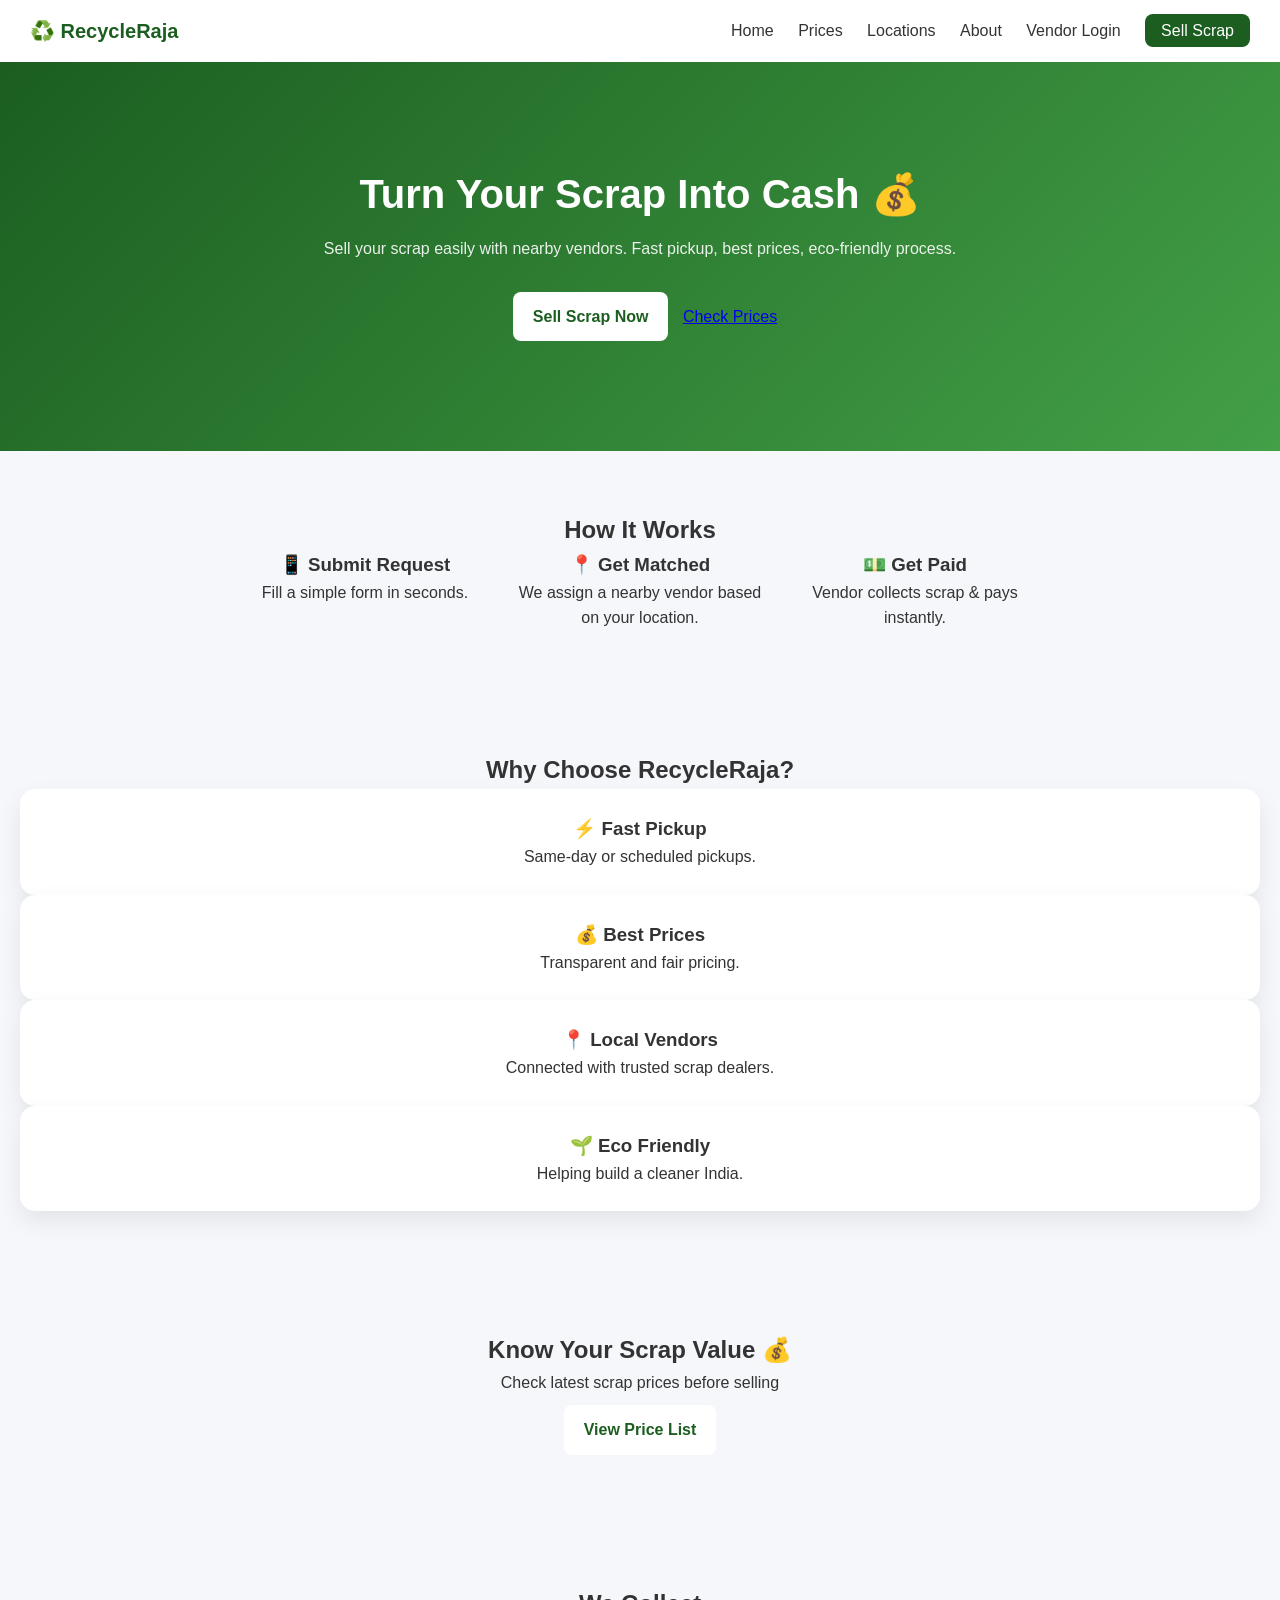
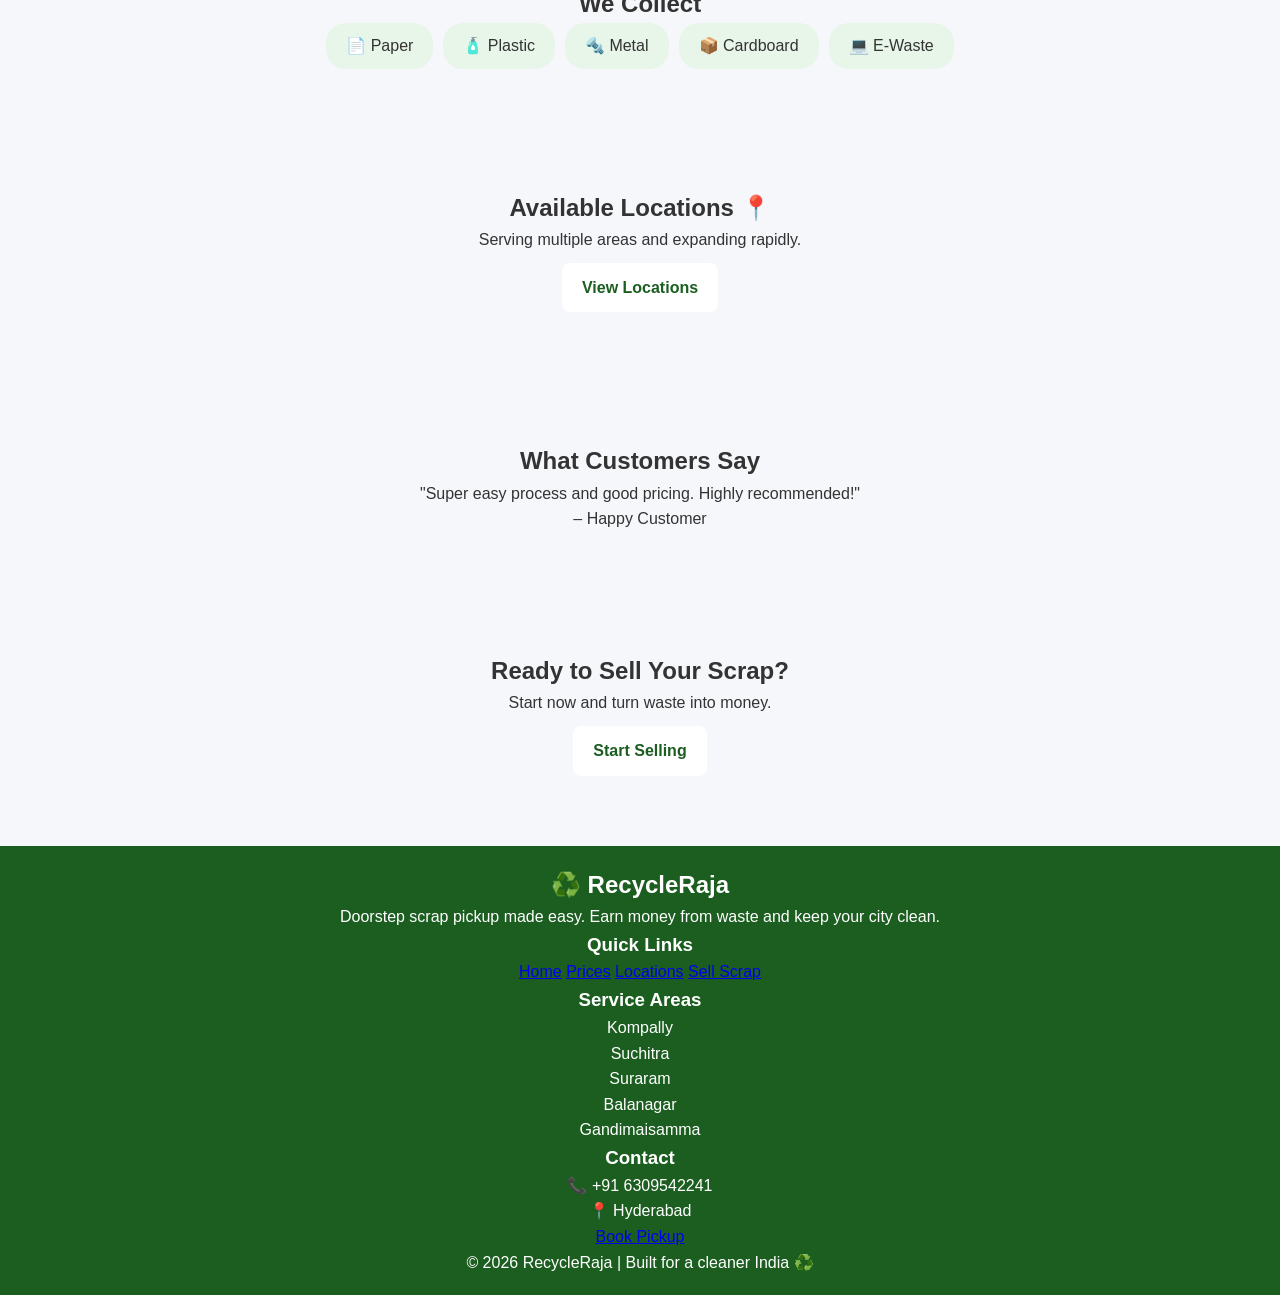
<file: index.html>
<!DOCTYPE html>
<html lang="en">
<head>
  <meta charset="UTF-8">
  <title>RecycleRaja - Sell Scrap Easily</title>
  <meta name="viewport" content="width=device-width, initial-scale=1.0">

  <!-- 🎨 CSS -->
  <link rel="stylesheet" href="style.css">

  <!-- 📱 PWA -->
  <link rel="manifest" href="manifest.json">
  <meta name="theme-color" content="#2e7d32">
</head>
<body>

<!-- 🔥 NAVBAR -->
<header class="navbar">
<h1 class="logo">♻️ RecycleRaja</h1>
  <nav>
    <a href="index.html">Home</a>
    <a href="pricing.html">Prices</a>
    <a href="locations.html">Locations</a>
    <a href="about.html">About</a>
    <a href="vendor-login.html">Vendor Login</a>
    <a href="sell.html" class="btn">Sell Scrap</a>
  </nav>
</header>

<!-- 🚀 HERO -->
<section class="hero">
  <div class="hero-content">
    <h1>Turn Your Scrap Into Cash 💰</h1>
    <p>Sell your scrap easily with nearby vendors. Fast pickup, best prices, eco-friendly process.</p>

    <div class="hero-buttons">
      <a href="sell.html" class="cta-btn">Sell Scrap Now</a>
      <a href="pricing.html" class="secondary-btn">Check Prices</a>
    </div>
  </div>
</section>

<!-- ⚙️ HOW IT WORKS -->
<section class="how">
  <h2>How It Works</h2>
  <div class="steps">
    <div class="step">
      <h3>📱 Submit Request</h3>
      <p>Fill a simple form in seconds.</p>
    </div>
    <div class="step">
      <h3>📍 Get Matched</h3>
      <p>We assign a nearby vendor based on your location.</p>
    </div>
    <div class="step">
      <h3>💵 Get Paid</h3>
      <p>Vendor collects scrap & pays instantly.</p>
    </div>
  </div>
</section>

<!-- 💎 BENEFITS -->
<section class="benefits">
  <h2>Why Choose RecycleRaja?</h2>
  <div class="benefit-grid">
    <div class="card">
      <h3>⚡ Fast Pickup</h3>
      <p>Same-day or scheduled pickups.</p>
    </div>
    <div class="card">
      <h3>💰 Best Prices</h3>
      <p>Transparent and fair pricing.</p>
    </div>
    <div class="card">
      <h3>📍 Local Vendors</h3>
      <p>Connected with trusted scrap dealers.</p>
    </div>
    <div class="card">
      <h3>🌱 Eco Friendly</h3>
      <p>Helping build a cleaner India.</p>
    </div>
  </div>
</section>

<!-- 💰 PRICE CTA -->
<section class="price-highlight">
  <h2>Know Your Scrap Value 💰</h2>
  <p>Check latest scrap prices before selling</p>
  <a href="pricing.html" class="cta-btn">View Price List</a>
</section>

<!-- ♻️ SCRAP TYPES -->
<section class="categories">
  <h2>We Collect</h2>
  <div class="items">
    <div class="item">📄 Paper</div>
    <div class="item">🧴 Plastic</div>
    <div class="item">🔩 Metal</div>
    <div class="item">📦 Cardboard</div>
    <div class="item">💻 E-Waste</div>
  </div>
</section>

<!-- 📍 LOCATIONS -->
<section class="locations-preview">
  <h2>Available Locations 📍</h2>
  <p>Serving multiple areas and expanding rapidly.</p>
  <a href="locations.html" class="cta-btn">View Locations</a>
</section>

<!-- 📢 TESTIMONIAL -->
<section class="testimonial">
  <h2>What Customers Say</h2>
  <p class="quote">"Super easy process and good pricing. Highly recommended!"</p>
  <p class="user">– Happy Customer</p>
</section>

<!-- 📞 FINAL CTA -->
<section class="cta">
  <h2>Ready to Sell Your Scrap?</h2>
  <p>Start now and turn waste into money.</p>
  <a href="sell.html" class="cta-btn big">Start Selling</a>
</section>

<!-- 🔻 FOOTER -->
<footer class="footer">

  <div class="footer-container">

    <!-- BRAND -->
    <div class="footer-section">
      <h2>♻️ RecycleRaja</h2>
      <p>Doorstep scrap pickup made easy.  
      Earn money from waste and keep your city clean.</p>
    </div>

    <!-- LINKS -->
    <div class="footer-section">
      <h3>Quick Links</h3>
      <a href="index.html">Home</a>
      <a href="pricing.html">Prices</a>
      <a href="locations.html">Locations</a>
      <a href="sell.html">Sell Scrap</a>
    </div>

    <!-- AREAS -->
    <div class="footer-section">
      <h3>Service Areas</h3>
      <p>Kompally</p>
      <p>Suchitra</p>
      <p>Suraram</p>
      <p>Balanagar</p>
      <p>Gandimaisamma</p>
    </div>

    <!-- CONTACT -->
    <div class="footer-section">
      <h3>Contact</h3>
      <p>📞 +91 6309542241</p>
      <p>📍 Hyderabad</p>
      <a href="sell.html" class="footer-btn">Book Pickup</a>
    </div>

  </div>

  <div class="footer-bottom">
    <p>© 2026 RecycleRaja | Built for a cleaner India ♻️</p>
  </div>

</footer>

</body>
</html>
</file>
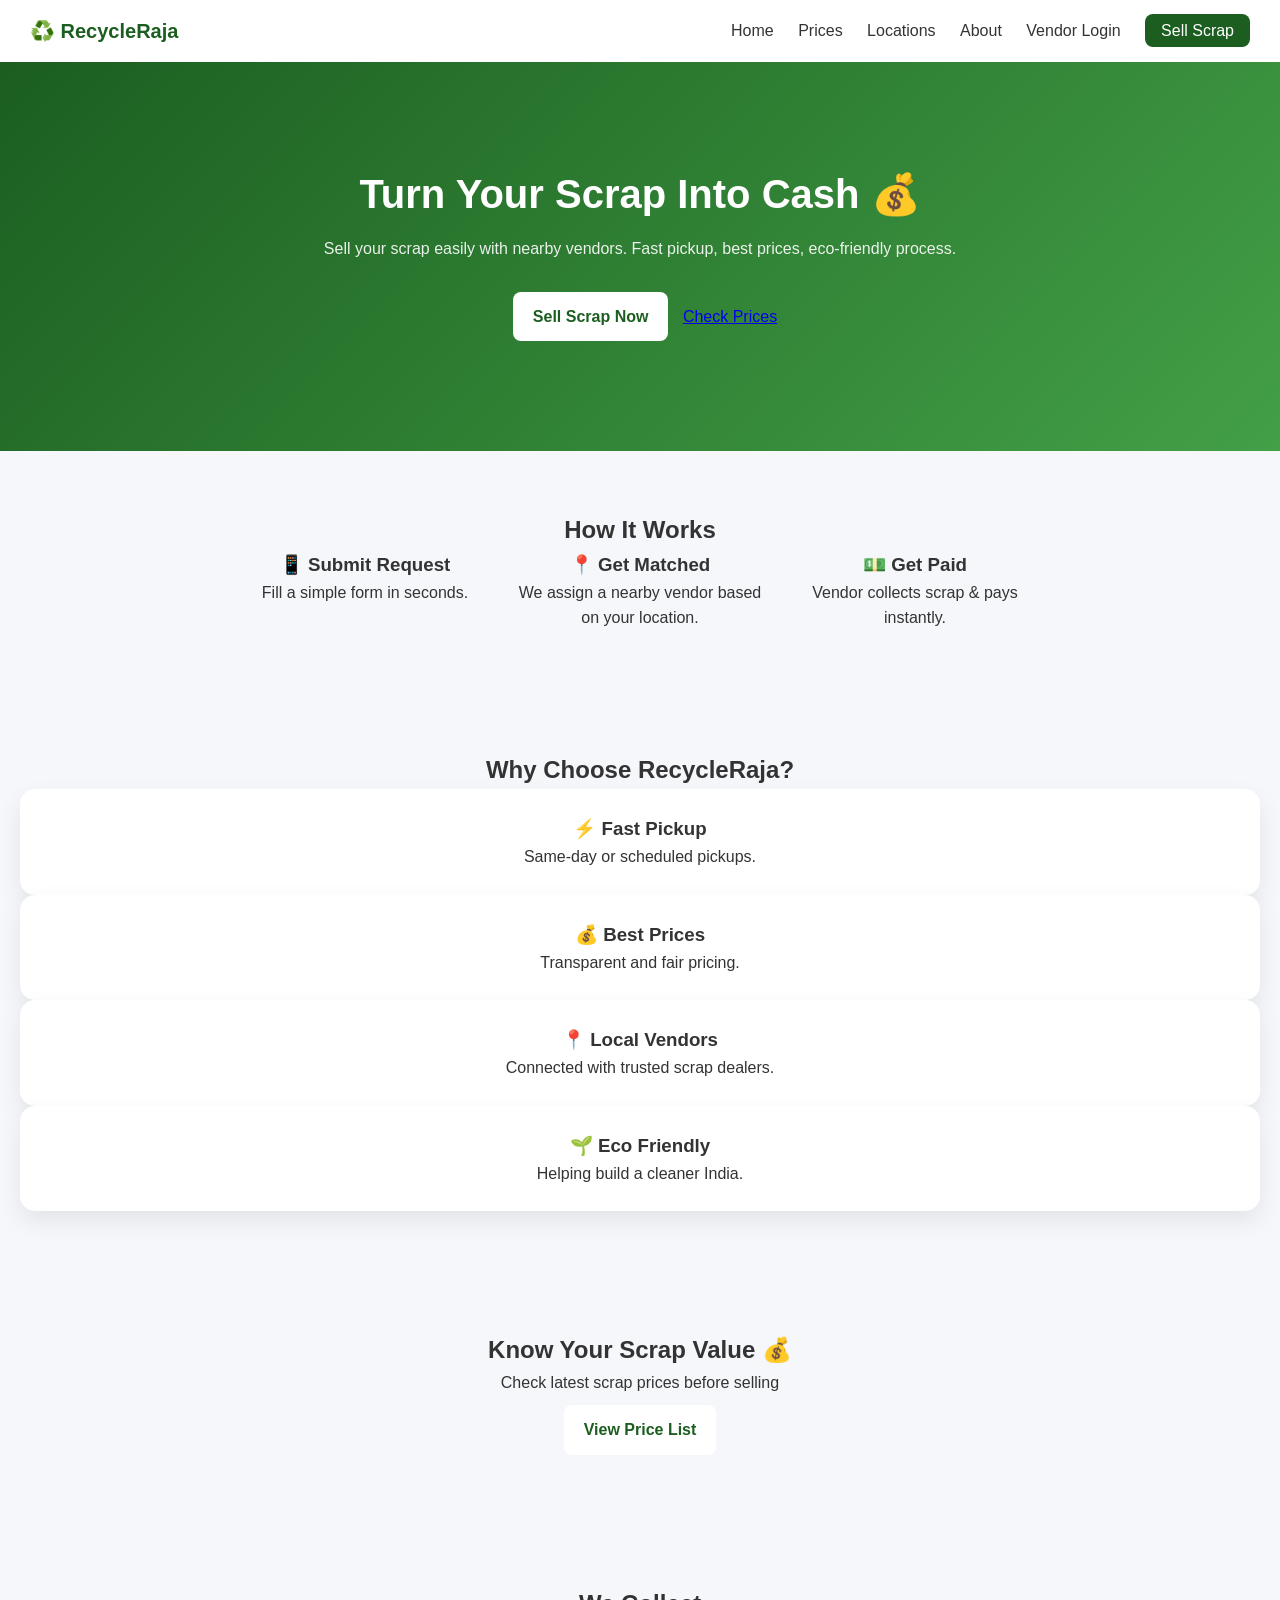
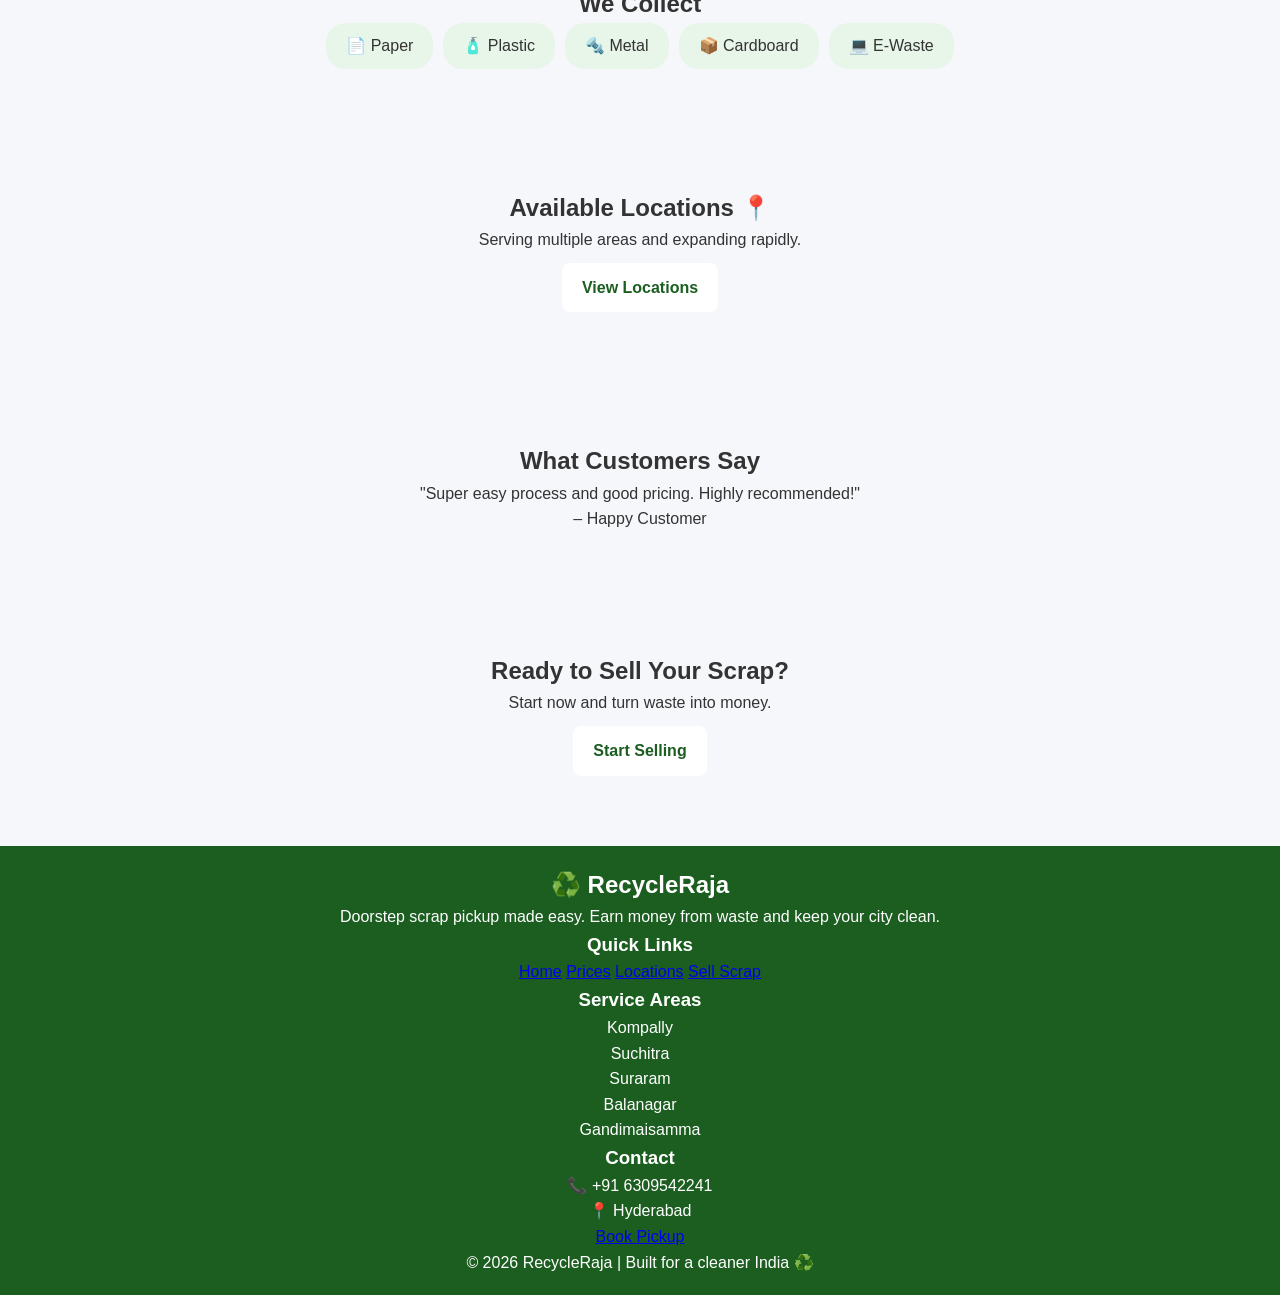
<file: admin.html>
<!DOCTYPE html>
<html>
<head>
  <title>Admin Panel - RecycleRaja</title>
  <meta name="viewport" content="width=device-width, initial-scale=1.0">
  <link rel="stylesheet" href="style.css">

  <!-- 🔐 PASSWORD PROTECTION -->
  <script>
  const ADMIN_PASSWORD = "Recycle@123";

  let userPass = prompt("Enter Admin Password");

  if (!userPass || userPass !== ADMIN_PASSWORD) {
    alert("Access Denied ❌");
    window.location.href = "index.html";
  }
</script>

</head>
<body>

<h1 style="text-align:center;">Admin Panel 🔐</h1>

<!-- 📊 STATS -->
<section style="text-align:center; margin:20px;">
  <h2>Total Vendors: <span id="totalVendors">0</span></h2>
</section>

<!-- ➕ ADD VENDOR -->
<section class="form-section">
  <div class="form-box">
    <h2>Add Vendor</h2>

    <form id="adminForm">
      <input type="text" id="name" placeholder="Vendor Name" required>
      <input type="text" id="phone" placeholder="Phone" required>
      <input type="text" id="area" placeholder="Area" required>
      <input type="text" id="pincode" placeholder="Pincode" required>
      <input type="text" id="vid" placeholder="Vendor ID" required>
      <input type="password" id="passField" placeholder="Password" required>

      <button type="submit" class="cta-btn">Add Vendor</button>
    </form>
  </div>
</section>

<!-- 📋 VENDOR LIST -->
<section class="form-section">
  <div class="form-box">
    <h2>All Vendors</h2>
    <div id="vendorList"></div>
  </div>
</section>

<!-- 📦 ORDERS LIST -->
<section class="form-section">
  <div class="form-box">
    <h2>All Orders 📦</h2>
    <div id="ordersContainer"></div>
  </div>
</section>

<!-- ✅ IMPORTANT FIX -->
<script type="module" src="admin.js"></script>

</body>
</html>
</file>
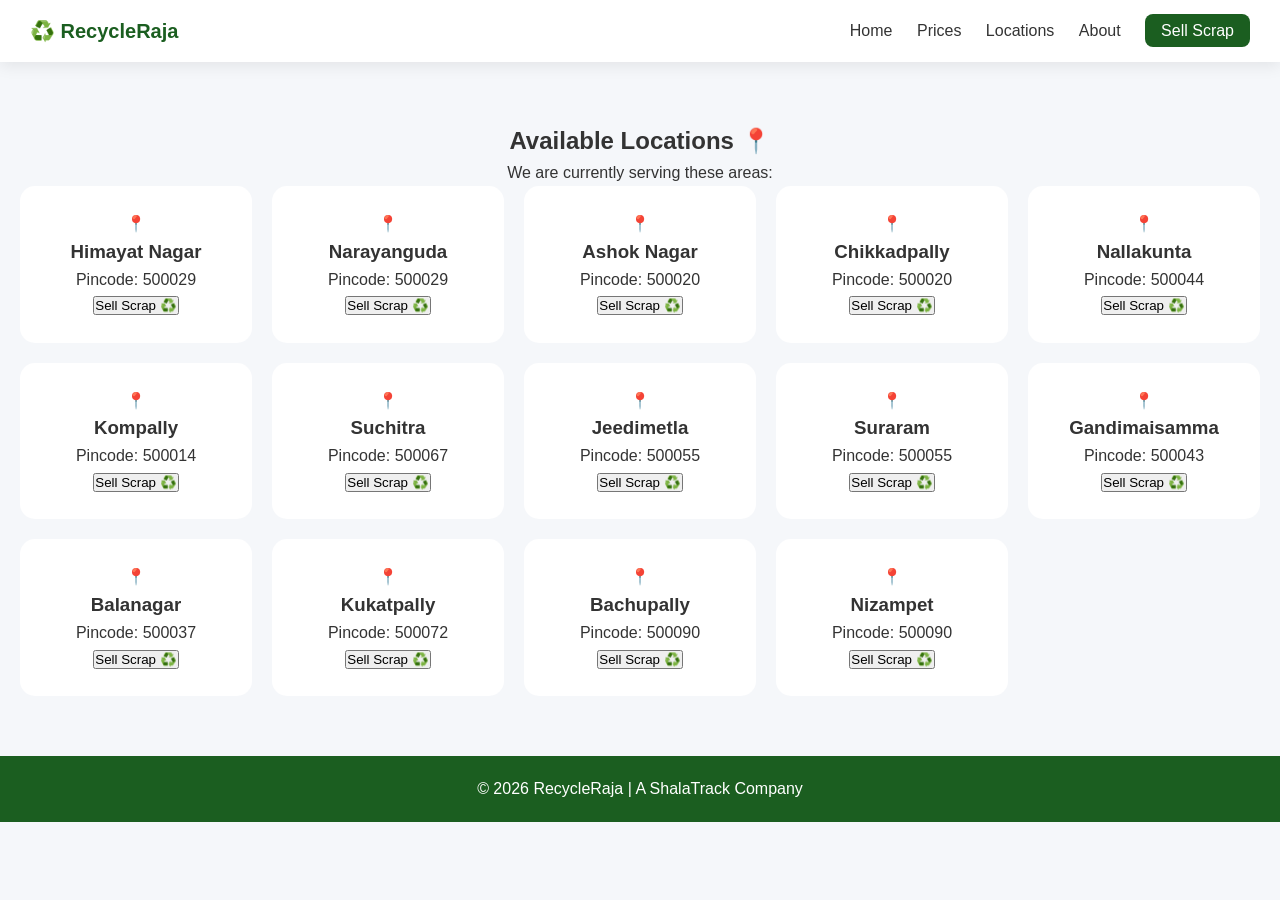
<file: location.html>
<!DOCTYPE html>
<html>
<head>
  <title>Locations - RecycleRaja</title>
  <meta name="viewport" content="width=device-width, initial-scale=1.0">
  <link rel="stylesheet" href="style.css">
</head>
<body>

<!-- 🔥 NAVBAR -->
<header class="navbar">
  <h1 class="logo">♻️ RecycleRaja</h1>
  <nav>
    <a href="index.html">Home</a>
    <a href="pricing.html">Prices</a>
    <a href="locations.html">Locations</a>
    <a href="about.html">About</a>
    <a href="sell.html" class="btn">Sell Scrap</a>
  </nav>
</header>

<!-- 📍 LOCATIONS -->
<section class="locations">
  <h1>Available Locations 📍</h1>
  <p>We are currently serving these areas:</p>

  <div id="locationList" class="location-list">
    <!-- Dynamic data will come here -->
  </div>

</section>

<!-- 🔻 FOOTER -->
<footer>
  <p>© 2026 RecycleRaja | A ShalaTrack Company</p>
</footer>

<!-- ⚙️ JS -->
<script src="locations.js"></script>

</body>
</html>
</file>
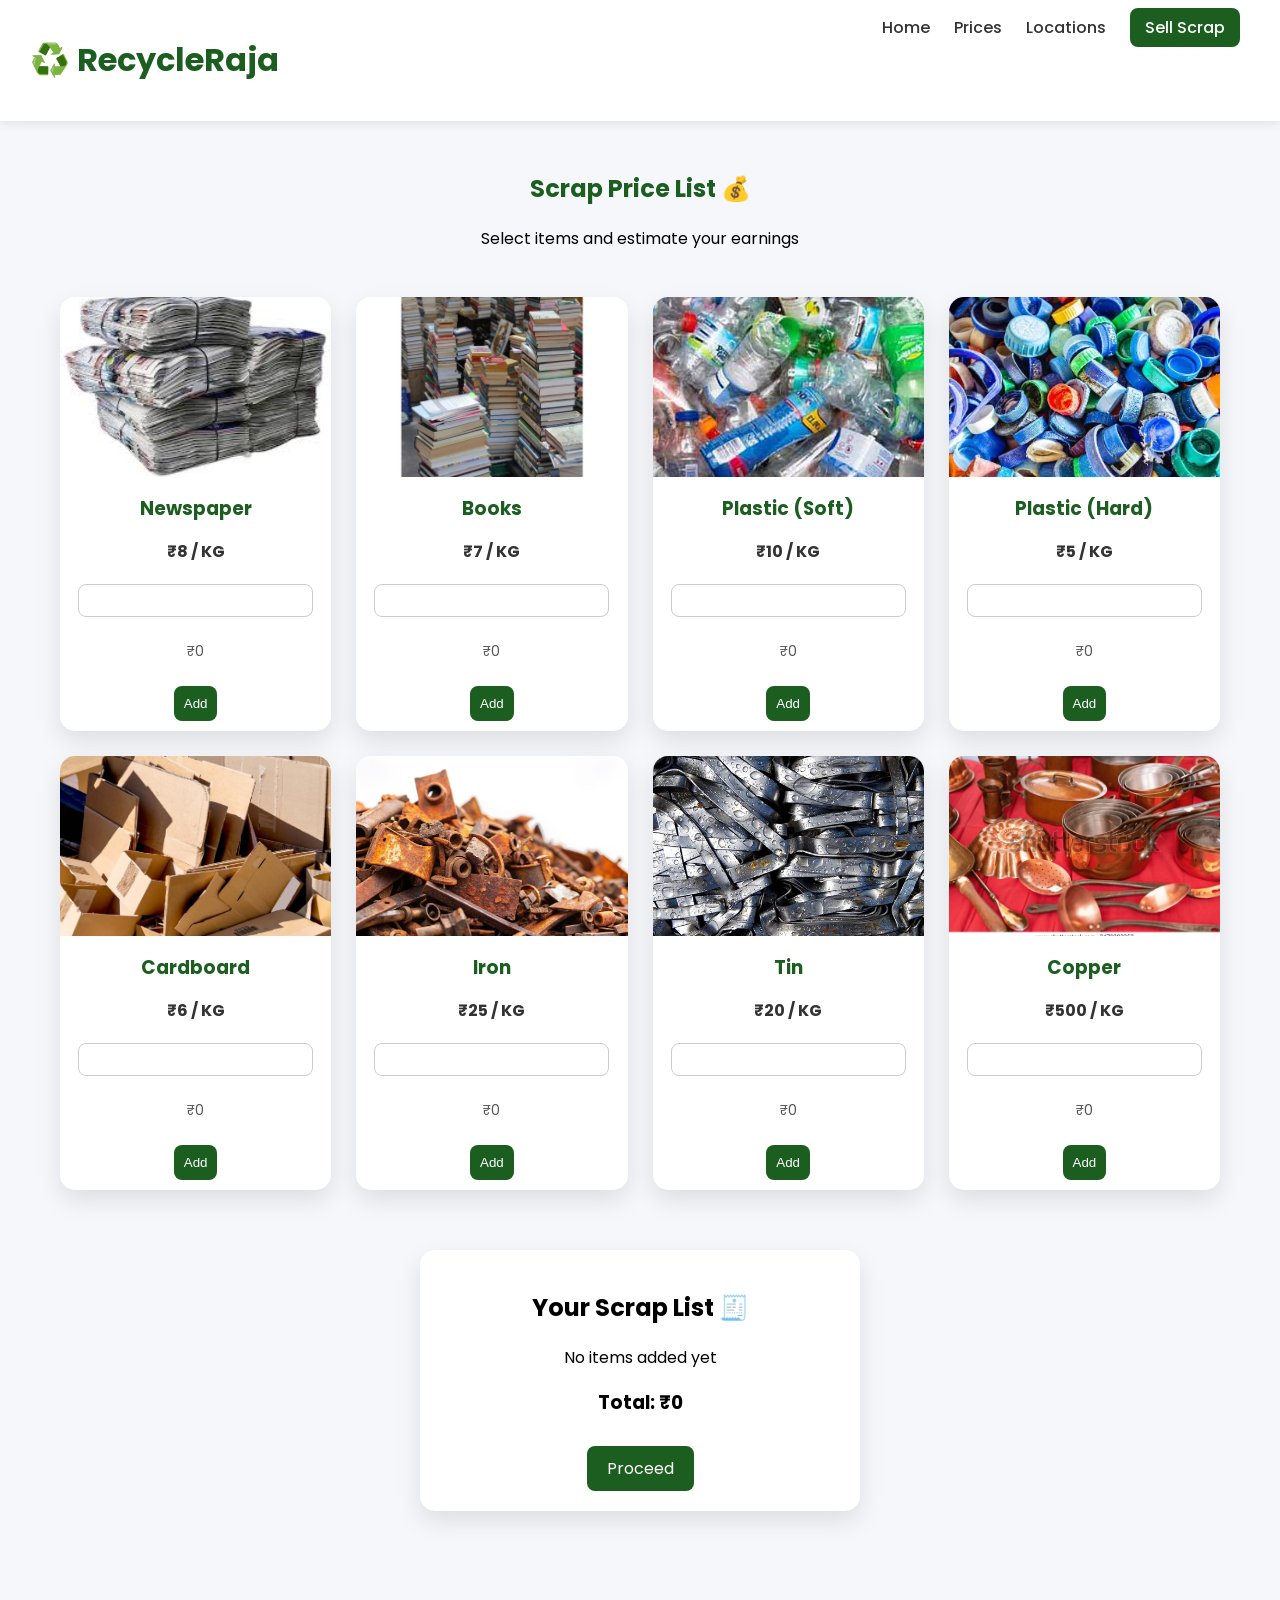
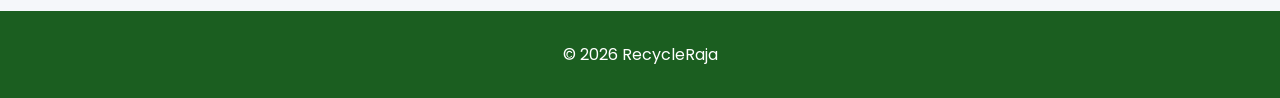
<file: pricing.html>
<!DOCTYPE html>
<html>
<head>
  <title>Scrap Prices - RecycleRaja</title>
  <meta name="viewport" content="width=device-width, initial-scale=1.0">

  <!-- Google Font -->
  <link href="https://fonts.googleapis.com/css2?family=Poppins:wght@300;500;600&display=swap" rel="stylesheet">

  <style>

    body {
      margin: 0;
      font-family: 'Poppins', sans-serif;
      background: #f5f7fa;
    }

    /* NAVBAR */
    .navbar {
      background: white;
      display: flex;
      justify-content: space-between;
      padding: 15px 30px;
      box-shadow: 0 2px 10px rgba(0,0,0,0.1);
    }

    .logo {
      color: #1b5e20;
    }

    nav a {
      margin: 0 10px;
      text-decoration: none;
      color: #333;
      font-weight: 500;
    }

    .btn {
      background: #1b5e20;
      color: white;
      padding: 8px 15px;
      border-radius: 8px;
    }

    /* HEADER */
    .pricing {
      text-align: center;
      padding: 30px;
    }

    .pricing h1 {
      color: #1b5e20;
    }

    /* GRID */
    .price-list {
      display: grid;
      grid-template-columns: repeat(auto-fit, minmax(260px, 1fr));
      gap: 25px;
      padding: 30px;
    }

    /* CARD */
    .item-card {
      background: white;
      border-radius: 15px;
      overflow: hidden;
      box-shadow: 0 10px 25px rgba(0,0,0,0.1);
      transition: 0.3s;
    }

    .item-card:hover {
      transform: translateY(-8px);
    }

    .item-card img {
      width: 100%;
      height: 180px;
      object-fit: cover;
    }

    .item-card h3 {
      margin: 10px;
      color: #1b5e20;
    }

    .rate {
      font-weight: bold;
      color: #333;
      margin-bottom: 10px;
    }

    .item-card input {
      width: 80%;
      padding: 8px;
      border-radius: 8px;
      border: 1px solid #ccc;
      margin: 10px 0;
    }

    .estimate {
      font-size: 14px;
      color: #555;
    }

    .item-card button {
      background: #1b5e20;
      color: white;
      border: none;
      padding: 10px;
      margin: 10px;
      border-radius: 8px;
      cursor: pointer;
    }

    .item-card button:hover {
      background: #2e7d32;
    }

    /* CART */
    .cart-box {
      background: white;
      max-width: 400px;
      margin: 30px auto;
      padding: 20px;
      border-radius: 15px;
      box-shadow: 0 10px 25px rgba(0,0,0,0.1);
    }

    .cta-btn {
      display: inline-block;
      margin-top: 10px;
      background: #1b5e20;
      color: white;
      padding: 10px 20px;
      border-radius: 8px;
      text-decoration: none;
    }

    footer {
      background: #1b5e20;
      color: white;
      text-align: center;
      padding: 15px;
      margin-top: 40px;
    }

  </style>
</head>

<body>

<!-- NAVBAR -->
<header class="navbar">
  <h1 class="logo">♻️ RecycleRaja</h1>
  <nav>
    <a href="index.html">Home</a>
    <a href="pricing.html">Prices</a>
    <a href="location.html">Locations</a>
    
    <a href="sell.html" class="btn">Sell Scrap</a>
  </nav>
</header>

<!-- PRICING -->
<section class="pricing">
  <h1>Scrap Price List 💰</h1>
  <p>Select items and estimate your earnings</p>

  <div class="price-list">

    <div class="item-card">
      <img src="newspaper.jpg">
      <h3>Newspaper</h3>
      <p class="rate">₹8 / KG</p>
      <input type="number" id="paperQty" oninput="calculateItem('paperQty',8,'paperPrice')">
      <p id="paperPrice" class="estimate">₹0</p>
      <button onclick="addItem('Newspaper',8,'paperQty')">Add</button>
    </div>

    <div class="item-card">
      <img src="old-textbooks.jpg">
      <h3>Books</h3>
      <p class="rate">₹7 / KG</p>
      <input type="number" id="bookQty" oninput="calculateItem('bookQty',7,'bookPrice')">
      <p id="bookPrice" class="estimate">₹0</p>
      <button onclick="addItem('Books',7,'bookQty')">Add</button>
    </div>

    <div class="item-card">
      <img src="softplastic.jpg">
      <h3>Plastic (Soft)</h3>
      <p class="rate">₹10 / KG</p>
      <input type="number" id="plasticQty" oninput="calculateItem('plasticQty',10,'plasticPrice')">
      <p id="plasticPrice" class="estimate">₹0</p>
      <button onclick="addItem('Plastic',10,'plasticQty')">Add</button>
    </div>

    <div class="item-card">
      <img src="hardplastic.jpg">
      <h3>Plastic (Hard)</h3>
      <p class="rate">₹5 / KG</p>
      <input type="number" id="plasticHardQty" oninput="calculateItem('plasticHardQty',5,'plasticHardPrice')">
      <p id="plasticHardPrice" class="estimate">₹0</p>
      <button onclick="addItem('Plastic Hard',5,'plasticHardQty')">Add</button>
    </div>

    <div class="item-card">
      <img src="corrugated-box-scrap.jpg">
      <h3>Cardboard</h3>
      <p class="rate">₹6 / KG</p>
      <input type="number" id="cardQty" oninput="calculateItem('cardQty',6,'cardPrice')">
      <p id="cardPrice" class="estimate">₹0</p>
      <button onclick="addItem('Cardboard',6,'cardQty')">Add</button>
    </div>

    <div class="item-card">
      <img src="iron.jpg">
      <h3>Iron</h3>
      <p class="rate">₹25 / KG</p>
      <input type="number" id="ironQty" oninput="calculateItem('ironQty',25,'ironPrice')">
      <p id="ironPrice" class="estimate">₹0</p>
      <button onclick="addItem('Iron',25,'ironQty')">Add</button>
    </div>

    <div class="item-card">
      <img src="tin.jpg">
      <h3>Tin</h3>
      <p class="rate">₹20 / KG</p>
      <input type="number" id="tinQty" oninput="calculateItem('tinQty',20,'tinPrice')">
      <p id="tinPrice" class="estimate">₹0</p>
      <button onclick="addItem('Tin',20,'tinQty')">Add</button>
    </div>

    <div class="item-card">
      <img src="copper.jpg">
      <h3>Copper</h3>
      <p class="rate">₹500 / KG</p>
      <input type="number" id="copperQty" oninput="calculateItem('copperQty',500,'copperPrice')">
      <p id="copperPrice" class="estimate">₹0</p>
      <button onclick="addItem('Copper',500,'copperQty')">Add</button>
    </div>

  </div>

  <!-- CART -->
  <div class="cart-box">
    <h2>Your Scrap List 🧾</h2>
    <p id="cartItems">No items added yet</p>
    <h3 id="totalPrice">Total: ₹0</h3>
    <a href="sell.html" class="cta-btn">Proceed</a>
  </div>

</section>

<footer>
  <p>© 2026 RecycleRaja</p>
</footer>

<script src="cart.js"></script>

</body>
</html>
</file>
<file: style.css>
/* =========================
   🌍 GLOBAL RESET + BASE
========================= */
* {
  margin: 0;
  padding: 0;
  box-sizing: border-box;
  font-family: 'Poppins', sans-serif;
  transition: all 0.3s ease;
}

body {
  background: #f5f7fa;
  color: #333;
  line-height: 1.6;
}

/* =========================
   🔥 NAVBAR
========================= */
.navbar {
  display: flex;
  justify-content: space-between;
  align-items: center;
  padding: 15px 30px;
  background: #ffffff;
  box-shadow: 0 4px 15px rgba(0,0,0,0.08);
}

.logo {
  color: #1b5e20;
  font-weight: bold;
  font-size: 20px;
}

.navbar nav a {
  margin-left: 20px;
  text-decoration: none;
  color: #333;
  font-weight: 500;
}

.navbar nav a:hover {
  color: #1b5e20;
}

/* BUTTON */
.btn {
  background: #1b5e20;
  color: white !important;
  padding: 8px 16px;
  border-radius: 8px;
}

/* =========================
   🚀 HERO SECTION
========================= */
.hero {
  background: linear-gradient(135deg, #1b5e20, #43a047);
  color: white;
  padding: 100px 20px;
  text-align: center;
}

.hero h1 {
  font-size: 40px;
  margin-bottom: 10px;
}

.hero p {
  opacity: 0.9;
}

.hero-buttons {
  margin-top: 20px;
}

/* CTA */
.cta-btn {
  background: #ffffff;
  color: #1b5e20;
  padding: 12px 20px;
  border-radius: 8px;
  text-decoration: none;
  margin: 10px;
  display: inline-block;
  font-weight: bold;
}

.cta-btn:hover {
  transform: scale(1.05);
}

/* =========================
   🌟 SECTIONS
========================= */
section {
  padding: 60px 20px;
  text-align: center;
}

/* =========================
   📦 CARDS (COMMON)
========================= */
.card {
  background: white;
  border-radius: 15px;
  padding: 25px;
  box-shadow: 0 10px 25px rgba(0,0,0,0.08);
}

.card:hover {
  transform: translateY(-6px);
}

/* =========================
   🧭 STEPS / FEATURES
========================= */
.steps {
  display: flex;
  gap: 25px;
  flex-wrap: wrap;
  justify-content: center;
}

.step {
  width: 250px;
}

/* =========================
   📊 STATS
========================= */
.stats-grid {
  display: flex;
  gap: 30px;
  justify-content: center;
  flex-wrap: wrap;
}

.stats-grid div {
  background: white;
  padding: 20px;
  border-radius: 15px;
}

/* =========================
   📂 CATEGORIES
========================= */
.items {
  display: flex;
  gap: 10px;
  justify-content: center;
  flex-wrap: wrap;
}

.item {
  background: #e8f5e9;
  padding: 10px 20px;
  border-radius: 20px;
}

/* =========================
   💰 PRICING (REUZE STYLE)
========================= */
.pricing {
  padding: 60px 20px;
}

.price-list {
  display: grid;
  grid-template-columns: repeat(auto-fit, minmax(250px, 1fr));
  gap: 25px;
  padding: 30px;
}

/* ITEM CARD */
.item-card {
  background: white;
  border-radius: 15px;
  overflow: hidden;
  box-shadow: 0 10px 25px rgba(0,0,0,0.1);
}

.item-card:hover {
  transform: translateY(-8px);
}

/* IMAGE */
.item-card img {
  width: 100%;
  height: 180px;
  object-fit: cover;
}

/* CONTENT */
.item-card h3 {
  margin: 12px 0;
  color: #1b5e20;
}

.rate {
  font-weight: bold;
}

.item-card input {
  width: 80%;
  padding: 8px;
  margin: 10px 0;
  border-radius: 8px;
  border: 1px solid #ccc;
}

.estimate {
  font-size: 14px;
}

.item-card button {
  background: #1b5e20;
  color: white;
  border: none;
  padding: 10px;
  margin: 10px;
  border-radius: 8px;
  cursor: pointer;
}

/* =========================
   🧾 CART
========================= */
.cart-box {
  background: white;
  max-width: 400px;
  margin: 40px auto;
  padding: 20px;
  border-radius: 15px;
  box-shadow: 0 10px 25px rgba(0,0,0,0.1);
}

/* =========================
   📍 LOCATIONS
========================= */
.location-list {
  display: grid;
  grid-template-columns: repeat(auto-fit, minmax(230px, 1fr));
  gap: 20px;
}

.location-card {
  background: white;
  padding: 25px;
  border-radius: 15px;
}

.location-card:hover {
  transform: translateY(-6px);
}

/* =========================
   🧾 FORM / LOGIN
========================= */
.form-box {
  background: white;
  padding: 30px;
  max-width: 400px;
  margin: auto;
  border-radius: 15px;
}

.form-box input {
  width: 100%;
  padding: 12px;
  margin: 10px 0;
  border-radius: 8px;
}

/* =========================
   📦 DASHBOARD
========================= */
.order-card {
  background: white;
  padding: 15px;
  border-radius: 10px;
  margin-top: 15px;
}

/* =========================
   🔻 FOOTER
========================= */
footer {
  background: #1b5e20;
  color: white;
  padding: 20px;
  text-align: center;
}

/* =========================
   📱 RESPONSIVE
========================= */
@media (max-width: 768px) {

  .navbar {
    flex-direction: column;
  }

  .price-list {
    grid-template-columns: 1fr;
  }

  .steps {
    flex-direction: column;
  }

}
/* =========================
   📱 MOBILE RESPONSIVE PRO
========================= */

/* TABLETS */
@media (max-width: 1024px) {

  .price-list {
    grid-template-columns: repeat(2, 1fr);
    padding: 20px;
  }

  .navbar {
    padding: 15px 20px;
  }

}

/* MOBILE */
@media (max-width: 768px) {

  /* NAVBAR STACK */
  .navbar {
    flex-direction: column;
    align-items: flex-start;
  }

  .navbar nav {
    display: flex;
    flex-direction: column;
    width: 100%;
    margin-top: 10px;
  }

  .navbar nav a {
    padding: 10px 0;
    border-bottom: 1px solid #eee;
  }

  /* GRID 1 COLUMN */
  .price-list {
    grid-template-columns: 1fr;
    gap: 20px;
    padding: 15px;
  }

  /* CARD FULL WIDTH */
  .item-card {
    width: 100%;
  }

  /* INPUT FIX */
  .item-card input {
    width: 90%;
  }

  /* CART FULL WIDTH */
  .cart-box {
    width: 90%;
    margin: 20px auto;
  }

  /* TEXT SIZE */
  .pricing h1 {
    font-size: 22px;
  }

}

/* SMALL PHONES */
@media (max-width: 480px) {

  .logo {
    font-size: 18px;
  }

  .cta-btn {
    width: 100%;
    text-align: center;
  }

  .item-card {
    margin-bottom: 10px;
  }

  .item-card img {
    height: 150px;
  }

  .item-card input {
    padding: 10px;
  }

}

/* EXTRA SMALL */
@media (max-width: 360px) {

  .pricing h1 {
    font-size: 18px;
  }

  .item-card h3 {
    font-size: 16px;
  }

}
</file>
